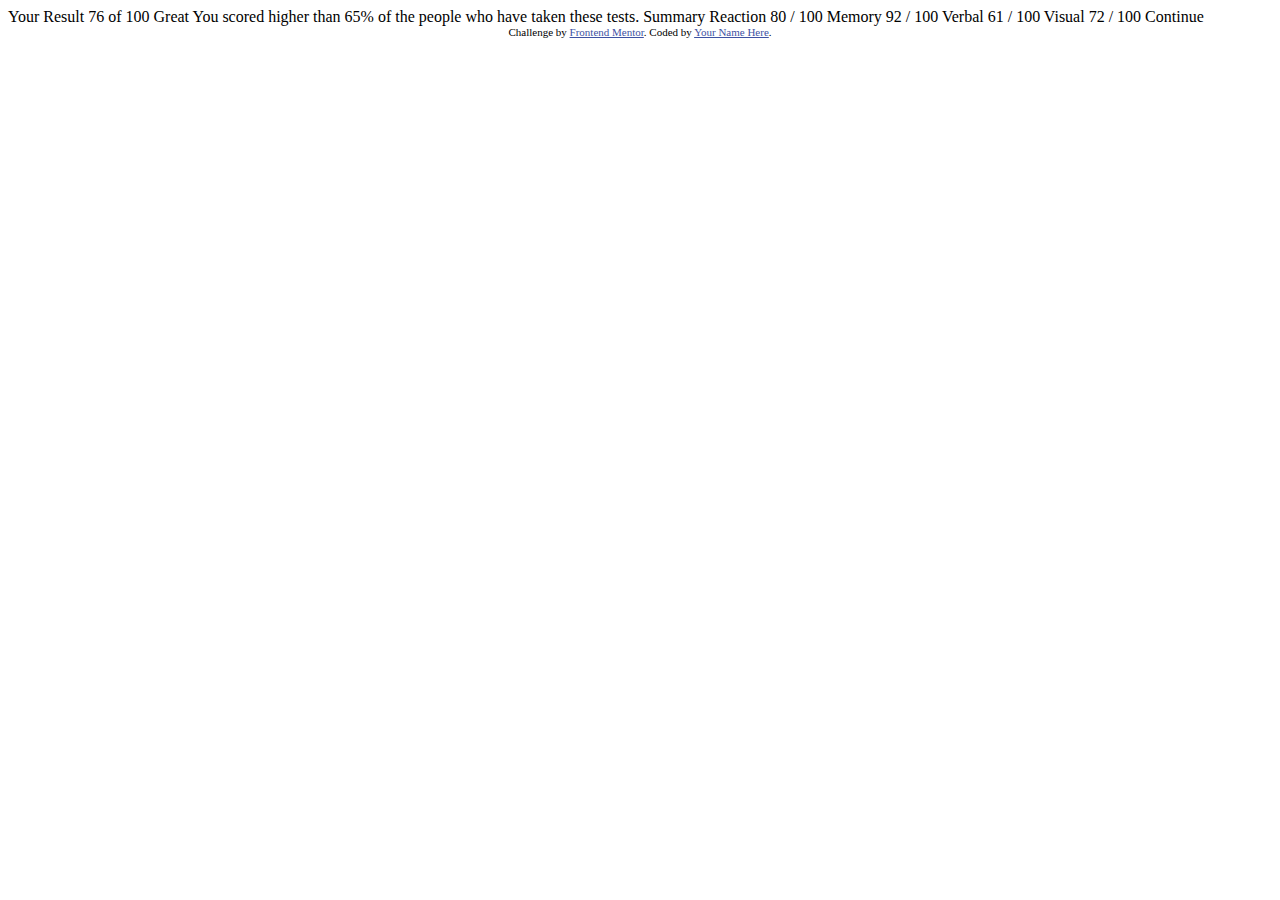
<file: index.html>
<!DOCTYPE html>
<html lang="en">
<head>
  <meta charset="UTF-8">
  <meta name="viewport" content="width=device-width, initial-scale=1.0"> <!-- displays site properly based on user's device -->

  <link rel="icon" type="image/png" sizes="32x32" href="./assets/images/favicon-32x32.png">
  
  <title>Frontend Mentor | Results summary component</title>

  <!-- Feel free to remove these styles or customise in your own stylesheet 👍 -->
  <style>
    .attribution { font-size: 11px; text-align: center; }
    .attribution a { color: hsl(228, 45%, 44%); }
  </style>
</head>
<body>

  Your Result
  76
  of 100

  Great
  You scored higher than 65% of the people who have taken these tests.
  
  Summary

  Reaction
  80 / 100

  Memory
  92 / 100

  Verbal
  61 / 100

  Visual
  72 / 100

  Continue
  
  <div class="attribution">
    Challenge by <a href="https://www.frontendmentor.io?ref=challenge" target="_blank">Frontend Mentor</a>. 
    Coded by <a href="#">Your Name Here</a>.
  </div>
</body>
</html>
</file>
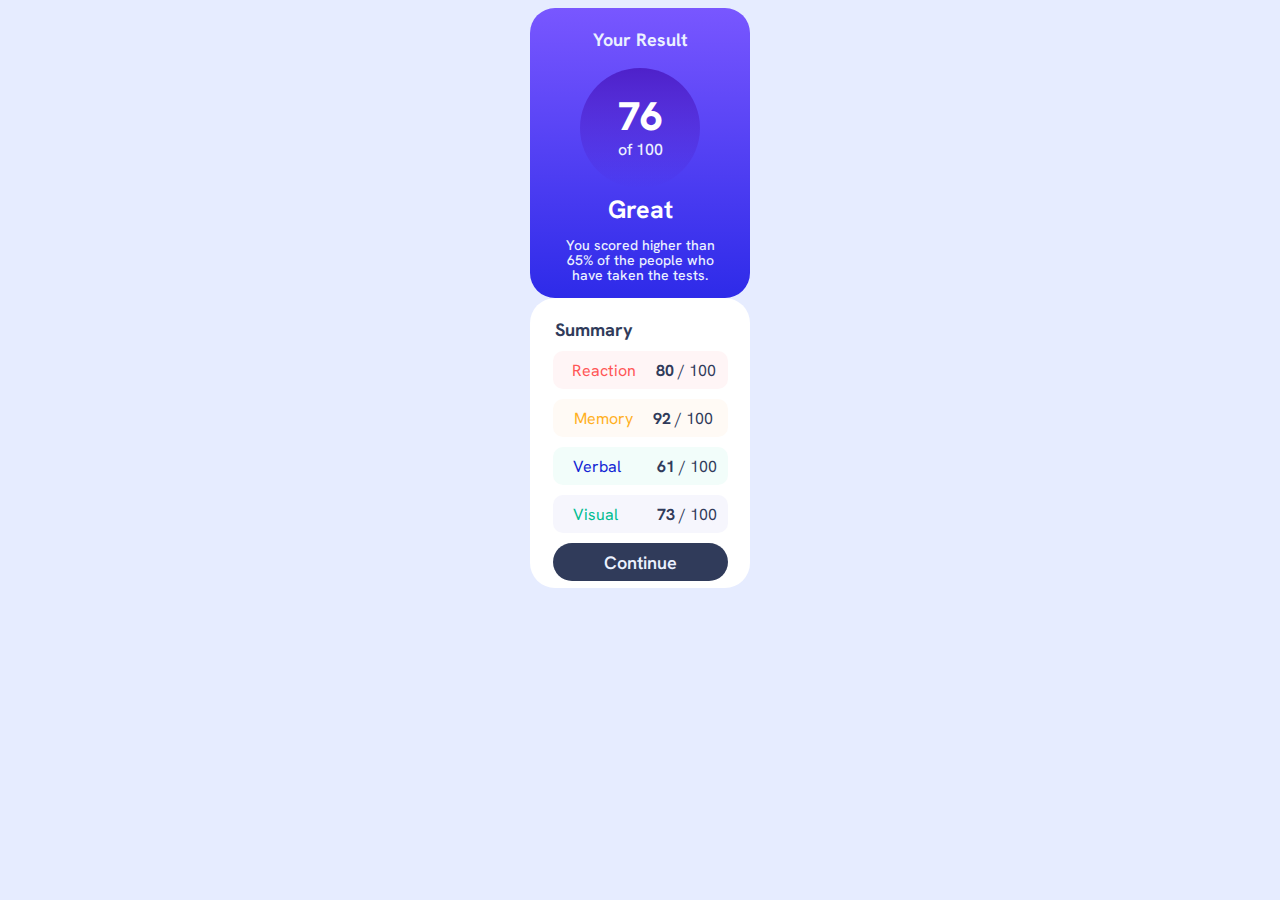
<file: results-summary-component-main/index.html>
<!DOCTYPE html>
<html lang="en">
<head>
  <meta charset="UTF-8">
  <meta name="viewport" content="width=device-width, initial-scale=1.0"> <!-- displays site properly based on user's device -->

  <link rel="icon" type="image/png" sizes="32x32" href="./assets/images/favicon-32x32.png">
  <link rel="stylesheet" href="./result.css">
  <style>
@import url('https://fonts.googleapis.com/css2?family=Hanken+Grotesk:ital,wght@0,100..900;1,100..900&display=swap');
</style>
  
  <title>Frontend Mentor | Results summary component</title>
</head>
<body>
  <div class="boxcontainer">
    <div class="firstbox">
     <p class="result">Your  Result</p>
     <div class="circle">
      <h1>76</h1>
      <p>of 100</p>
     </div>
     <h2>Great</h2>
     <p class="greatnews">You scored higher than 65% of the people who have taken the tests.</p>
    </div>


    <div class="secondbox">
      <p class="summary">Summary</p>
      <div class="reaction">
      <p>Reaction</p>
      <p><b>80</b> / 100</p>
      </div>
      <div class="memory">
        <p>Memory</p>
      <p><b>92</b> / 100</p>
      </div>
      <div class="verbal">
        <p>Verbal</p>
      <p><b>61</b> / 100</p>
    </div>
      <div class="visual">
        <p>Visual</p>
      <p><b>73</b> / 100</p>
      </div>
      <div class="continue"><p>Continue</p></div>
    </div>
  </div>


</body>
</html>
</file>
<file: results-summary-component-main/result.css>
body{
    background-color: hsl(225, 100%, 95%);
}
.firstbox, .secondbox{
    width: 220px;
    height: 290px;
    border-radius: 25px;
    margin-left: auto;
    margin-right: auto;
    box-shadow: 0px 0px 0px hsla(0, 0%, 0%, 0.9);
    border: none;
}
.firstbox{
    background: linear-gradient(to bottom, hsl(252, 100%, 67%), hsl(241, 81%, 54%));
}
.result{
    color: hsl(221, 100%, 96%);
    margin: 0px;
    padding-top: 20px;
    text-align: center;
    font-family: Hanken Grotesk, sans-serif;
    font-weight: 700;
    font-size: 18px;
}
.circle{
    width: 120px;
    height: 120px;
    border: none;
    border-radius: 50%;
    background: linear-gradient(to top, hsla(241, 72%, 46%, 0), hsla(256, 72%, 46%, 1));
    margin-left: auto;
    margin-right: auto;
    margin-top: -10px;
}
.circle h1{
    font-family: Hanken Grotesk, sans-serif;
    font-size: 40px;
    font-weight: 800;
    color: white;
    padding-top: 22px;
    text-align: center;
}
.circle p{
    font-family: Hanken Grotesk, sans-serif;
    font-size: 16px;
    font-weight: 500;
    color: hsl(221, 100%, 96%);
    text-align: center;
    margin-top: -30px;

}
.firstbox h2{
    font-family: Hanken Grotesk, sans-serif;
    font-size: 25px;
    font-weight: 700;
    color: white;
    margin-top: 5px;
    margin-bottom: 0px;
    text-align: center;
}
.greatnews{
    font-family: Hanken Grotesk, sans-serif;
    font-size: 14px;
    font-weight: 500;
    line-height: 15px;
    color: hsl(221, 100%, 96%);
    text-align: center;
    margin-left: 22.5px;
    margin-right: 22.5px;
    margin-top: 12px;
}
.secondbox{
    background-color: white;
}
.summary{
    margin: 0px;
    padding-top: 20px;
    padding-left: 25px;
    font-family: Hanken Grotesk, sans-serif;
    font-weight: 700;
    font-size: 18px;
    color: hsl(224, 30%, 27%);
}
.reaction{
    background-color: hsl(353, 100%, 98%);
    margin-top: 10px;
}
.memory{
    background-color: hsl(33, 100%, 98%);
}
.verbal{
    background-color:hsl(162, 71%, 97%);
}
.visual{
    background-color: hsl(240, 67%, 98%);
}
.reaction, .memory, .verbal, .visual, .continue{
    width: 175px;
    height: 38px;
    border: none;
    border-radius: 10px;
    margin-left: auto;
    margin-right: auto;
}
.memory, .verbal, .visual{
    margin-top: 10px;
}
.reaction, .memory, .verbal, .visual{
    display: flex;
    justify-content: center;
    align-items: center;
}
.reaction p, .memory p, .verbal p, .visual p{
    font-family: Hanken Grotesk, sans-serif;
    font-size: 16px;
}
.reaction p:first-of-type{
    margin-left: 7px;
    color: hsl(0, 100%, 67%);
}
.memory p:first-of-type{
    margin-left: 7px;
    color: hsl(39, 100%, 56%);
}
.visual p:first-of-type{
    margin-left: 9px;
    color: hsl(166, 100%, 37%);
}
.verbal p:first-of-type{
    margin-left: 9px;
    color: hsl(234, 85%, 45%);
}
.reaction p:last-of-type{
    margin-left: 20px;
}
.memory p:last-of-type{
  
    margin-left: 20px;
}
.verbal p:last-of-type{
    margin-left: 36px;
}
.visual p:last-of-type{
    margin-left: 39px;
}
.reaction p:last-of-type, .memory p:last-of-type, .visual p:last-of-type, .verbal p:last-of-type{
    color: hsl(224, 30%, 27%);
}
.continue{
    border-radius: 20px;
    background-color: hsl(224, 30%, 27%);
    margin-top: 10px;
    display: flex;
    justify-content: center;
    align-items: center;
}
.continue p{
    font-family: Hanken Grotesk, sans-serif;
    font-size: 18px;
    font-weight: 600;
    color: hsl(221, 100%, 96%);
}
 /* .boxcontainer {
      display: flex;
      flex-direction: column; 
      gap: 0px;
    }

    .boxcontainer{
      flex: 1;
      padding: 10px;
    }
    @media (min-width: 650px) {
      .container {
        flex-direction: row;
       }
     } */
</file>
